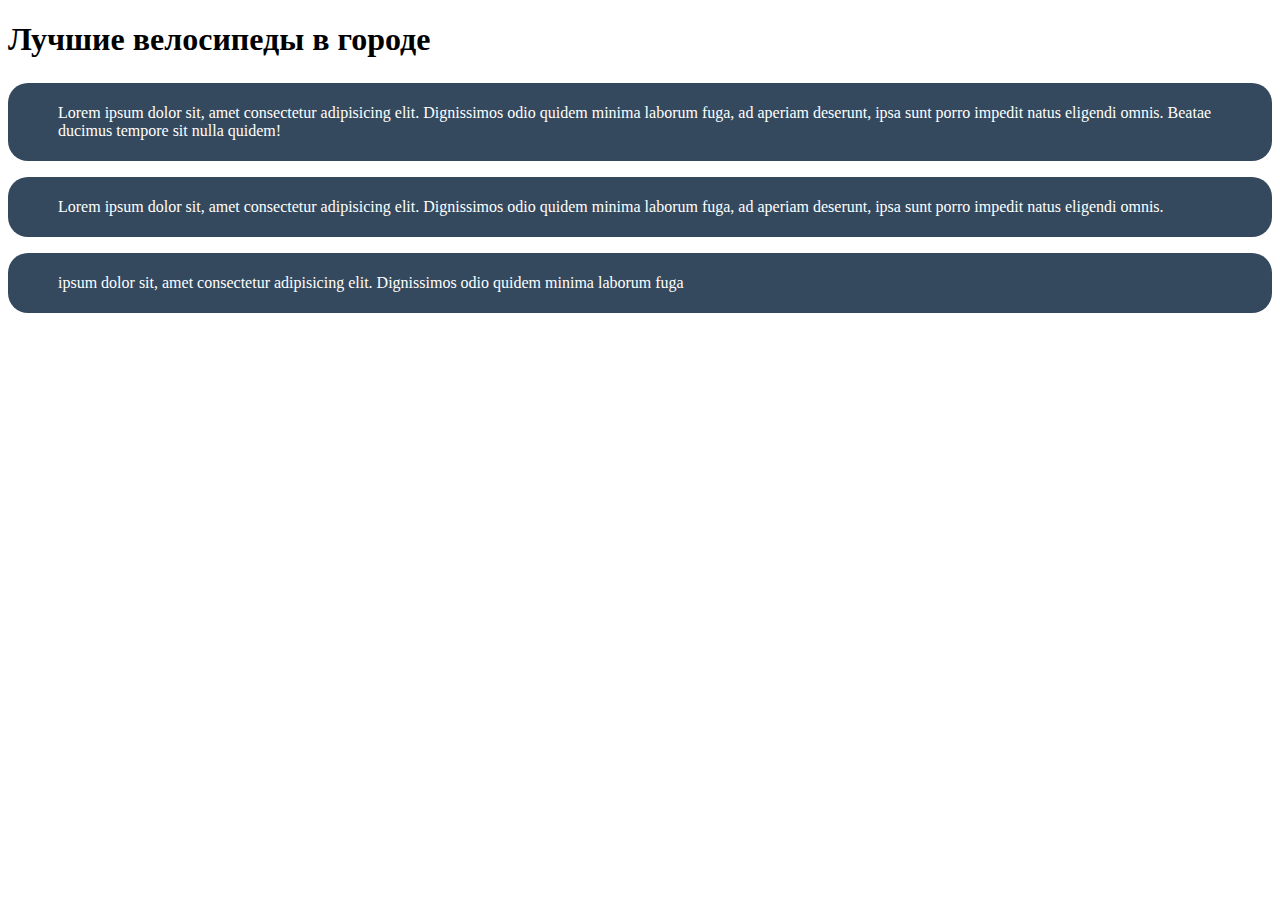
<file: homework_1/index.html>
<!DOCTYPE html>
<html lang="en">
<head>
    <meta charset="UTF-8">
    <meta http-equiv="X-UA-Compatible" content="IE=edge">
    <meta name="viewport" content="width=device-width, initial-scale=1.0">
    <title>Document</title>
    <!-- <script src="scripts/script.js"></script> -->
    <link rel="stylesheet" href="styles/style.css">
</head>
<body>
    <h1>Лучшие велосипеды в городе</h1>
    <p>Lorem ipsum dolor sit, amet consectetur adipisicing elit. Dignissimos odio quidem minima laborum fuga, ad aperiam deserunt, ipsa sunt porro impedit natus eligendi omnis. Beatae ducimus tempore sit nulla quidem!</p>
    <p>Lorem ipsum dolor sit, amet consectetur adipisicing elit. Dignissimos odio quidem minima laborum fuga, ad aperiam deserunt, ipsa sunt porro impedit natus eligendi omnis.</p>
    <p>ipsum dolor sit, amet consectetur adipisicing elit. Dignissimos odio quidem minima laborum fuga</p>
</body>
</html>
</file>
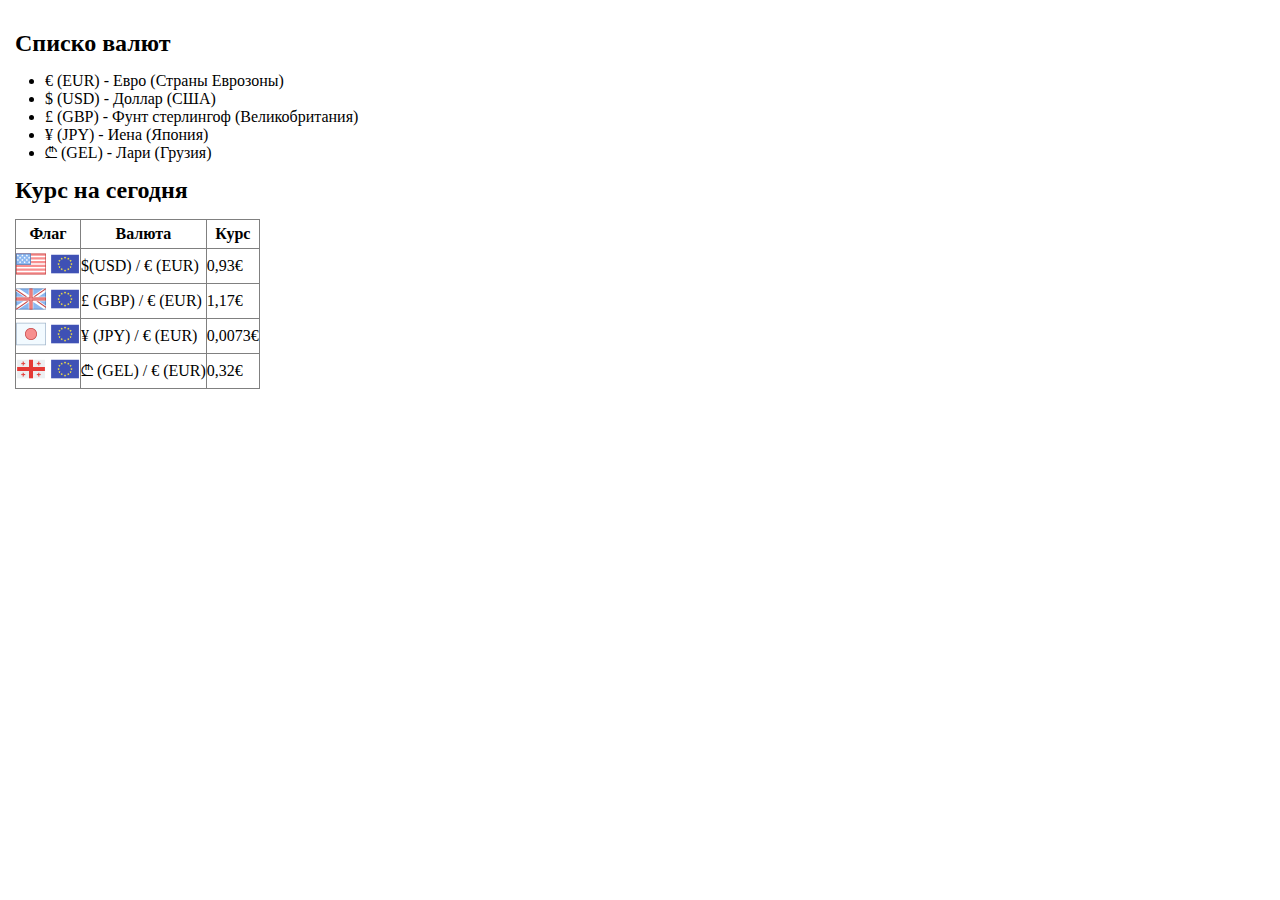
<file: homework_2/index.html>
<!DOCTYPE html>
<html lang="en">
<head>
    <meta charset="UTF-8">
    <meta http-equiv="X-UA-Compatible" content="IE=edge">
    <meta name="viewport" content="width=device-width, initial-scale=1.0">
    <title>Document</title>
    <link rel="stylesheet" href="styles/style.css">
</head>
<body>
    <h2>Списко валют</h2>
    <ul>
        <li>&euro; (EUR) - Евро (Страны Еврозоны)</li>
        <li>$ (USD) - Доллар (США)</li>
        <li>&pound; (GBP) - Фунт стерлингоф (Великобритания)</li>
        <li>&yen; (JPY) - Иена (Япония)</li>
        <li>&#8382; (GEL) - Лари (Грузия)</li>
    </ul>

    <h2>Курс на сегодня</h2>
    <table border="1">
        <tr>
            <th>Флаг</th>
            <th>Валюта</th>
            <th>Курс</th>
        </tr>
        <tr>
            <td>
                <img src="media/usa.png" alt="usa">
                <img src="media/europe.png" alt="europe">
            </td>
            <td>
                $(USD) / &euro; (EUR)
            </td>
            <td>
                0,93&euro;
            </td>
        </tr>
        <tr>
            <td>
                <img src="media/britain.png" alt="britain">
                <img src="media/europe.png" alt="europe">
            </td>
            <td>
                &pound; (GBP) / &euro; (EUR)
            </td>
            <td>
                1,17&euro;
            </td>
        </tr>
        <tr>
            <td>
                <img src="media/japan.png" alt="japan">
                <img src="media/europe.png" alt="europe">
            </td>
            <td>
                &yen; (JPY) / &euro; (EUR)
            </td>
            <td>
                0,0073&euro;
            </td>
        </tr>
        <tr>
            <td>
                <img src="media/goergia.png" alt="goergia">
                <img src="media/europe.png" alt="europe">
            </td>
            <td>
                &#8382; (GEL) / &euro; (EUR)
            </td>
            <td>
                0,32&euro;
            </td>
        </tr>
    </table>
</body>
</html>
</file>
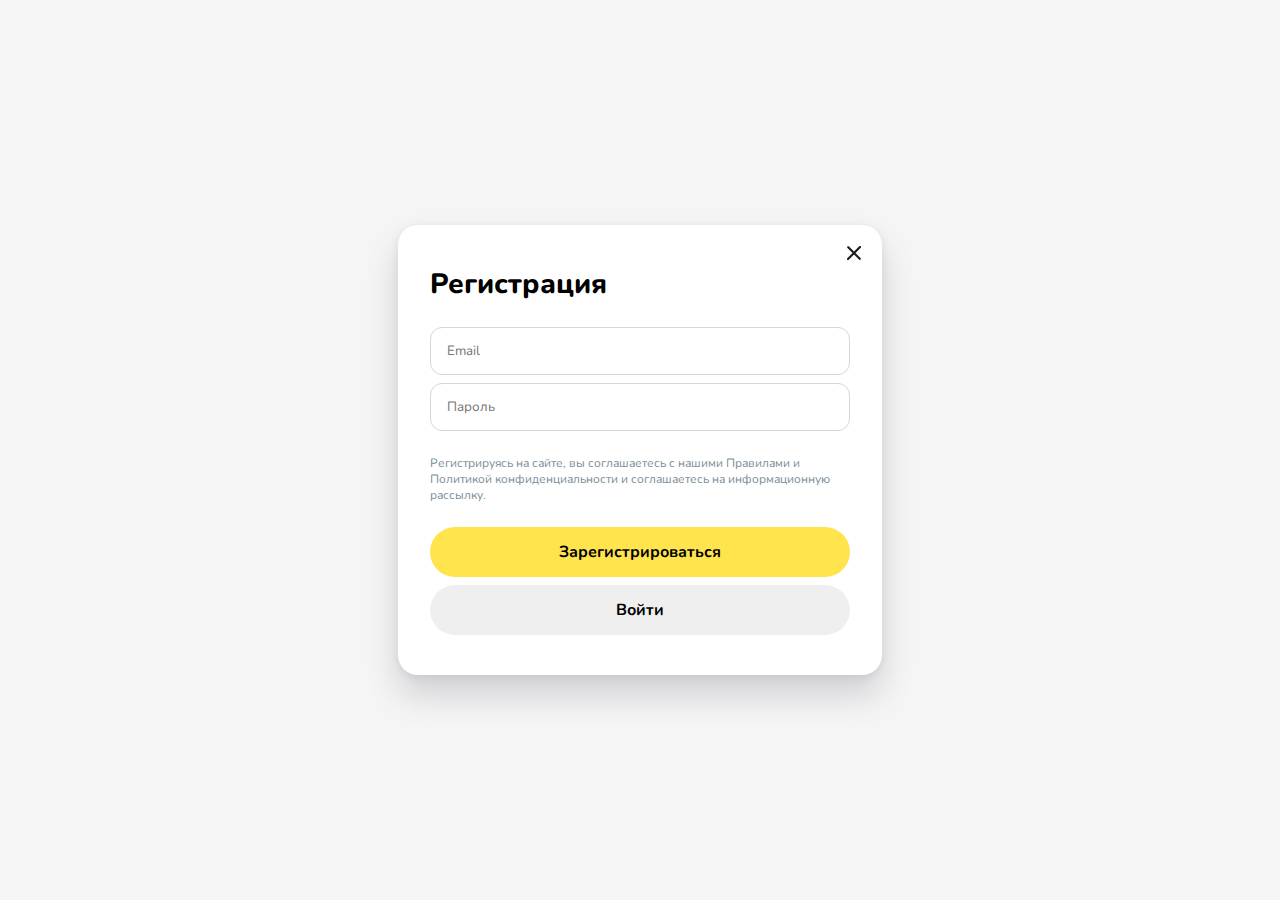
<file: homework_3/index.html>
<!DOCTYPE html>
<html lang="en">
<head>
    <meta charset="UTF-8">
    <meta http-equiv="X-UA-Compatible" content="IE=edge">
    <meta name="viewport" content="width=device-width, initial-scale=1.0">
    <title>Document</title>
    <link rel="preconnect" href="https://fonts.googleapis.com">
    <link rel="preconnect" href="https://fonts.gstatic.com" crossorigin>
    <link href="https://fonts.googleapis.com/css2?family=Nunito:wght@400;800;700&display=swap" rel="stylesheet">
    <link rel="stylesheet" href="styles/style.css">
</head>
<body>
    <div class="main">
        <div class="form-container">
            <h1>Регистрация</h1>
            <form>
                <input type="text" placeholder="Email" class="email-input">
                <input type="password" placeholder="Пароль" class="password-input">
                <p class="about-text">Регистрируясь на сайте, вы соглашаетесь с нашими Правилами и Политикой конфиденциальности и соглашаетесь на информационную рассылку.</p>
                <button class="register-button">Зарегистрироваться</button>
                <button class="login-button">Войти</button>
            </form>
            <div class="close-form">
                <img src="media/Close.png" alt="Close">
            </div>
        </div>
    </div>
</body>
</html>
</file>
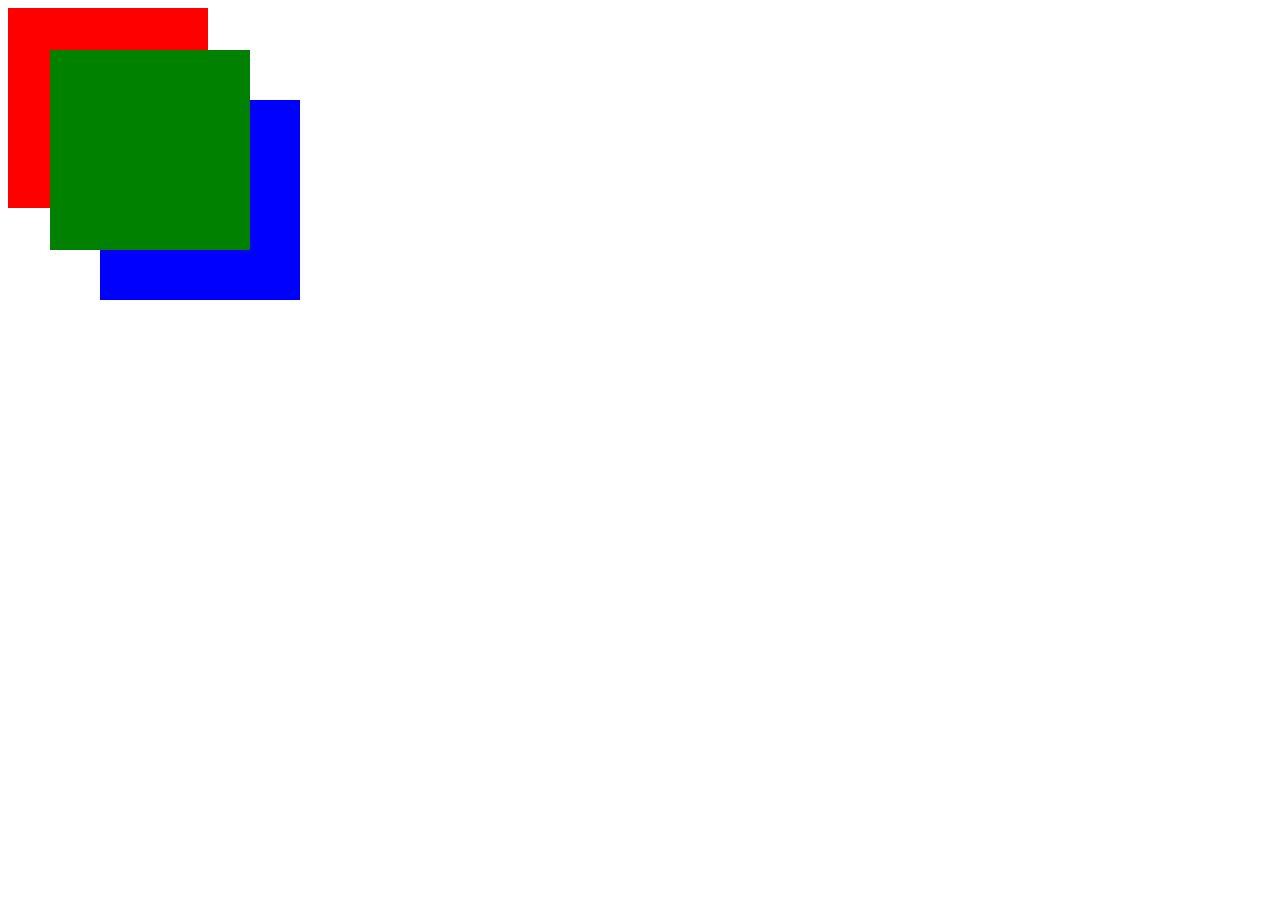
<file: homework_4/index.html>
<!DOCTYPE html>
<html lang="en">
<head>
    <meta charset="UTF-8">
    <meta http-equiv="X-UA-Compatible" content="IE=edge">
    <meta name="viewport" content="width=device-width, initial-scale=1.0">
    <title>Document</title>
    <link rel="stylesheet" href="styles/style.css">
</head>
<body>
    <div class="red-block"></div>
    <div class="green-block"></div>
    <div class="blue-block"></div>
</body>
</html>
</file>
<file: homework_1/styles/style.css>
h1 {
    margin-bottom: 25px;
}

p {
    background-color: #34495E;
    padding: 21px;
    border-radius: 20px;
    color: white;
    padding-left: 50px;
}
</file>
<file: homework_2/styles/style.css>
* {
    padding: 0;
    margin: 0;
}

body {
    padding: 15px;
}

ul {
    padding-left: 30px;
}

h2 {
    margin: 15px 0;
}

th {
    padding: 5px;
}

table img {
    width: 30px;
    height: 30px;
}

table {
    border-collapse: collapse;
}
</file>
<file: homework_3/styles/style.css>
* {
    padding: 0;
    margin: 0;
}

body {
    background-color: #F5F5F5;
}

.main {
    width: 100%;
    display: flex;
    justify-content: center;
    align-items: center;
    height: 100vh;
}

.main .form-container {
    position: relative;
    width: 420px;
    display: flex;
    flex-direction: column;
    background-color: white;
    padding: 40px 32px;
    border-radius: 20px;
    box-shadow: 0px 2px 8px rgba(40, 41, 61, 0.08), 0px 20px 32px rgba(96, 97, 112, 0.24);
}

.main .form-container h1 {
    margin-bottom: 24px;
    font-size: 28px;
    font-family: 'Nunito', sans-serif;
    font-weight: 800;
}

.main .form-container form {
    display: flex;
    flex-direction: column;
}

/* .main .form-container form input:not(:last-child) {
    margin-bottom: 8px;
} */

.main .form-container form input {
    padding: 14px 0 14px 16px;
    font-family: 'Nunito', sans-serif;
    font-weight: 400;
    border: 1px solid #CFD8DC;
    border-radius: 12px;
}

.main .form-container form input:focus {
    outline: none;
    border: 1px solid #FFE44D;
    caret-color: #FFAA0D;
}

.main .form-container form .email-input {
    margin-bottom: 8px;
}

/* .main .form-container form input:last-child {
    margin-bottom: 24px;
} */

.main .form-container form .password-input {
    margin-bottom: 24px;
}

.main .form-container form .about-text {
    margin-bottom: 24px;
    font-family: 'Nunito', sans-serif;
    font-weight: 400;
    font-size: 12px;
    color: #7B8E98;
}

.main .form-container form button {
    border-radius: 55px;
    padding: 14px 98px;
    border: none;
    cursor: pointer;
    font-family: 'Nunito', sans-serif;
    font-weight: 700;
    font-size: 16px;
}

.main .form-container form .register-button {
    background-color: #FFE44D;
    margin-bottom: 8px;
}

.main .form-container .close-form {
   position: absolute; 
   top: 21px;
   right: 21px;
   cursor: pointer;
}
</file>
<file: homework_4/styles/style.css>
div {
    width: 200px;
    height: 200px;
    position: absolute;
}

.red-block {
    background-color: red;
}

.green-block {
    background-color: green;
    z-index: 10;
    top: 50px;
    left: 50px;
    transition: all 1s 0s ease;
}

.blue-block {
    background-color: blue;
    top: 100px;
    left: 100px;
}

.green-block:hover {
    width: 300px;
    height: 300px;
    transform: rotate(-45deg);
}
</file>
